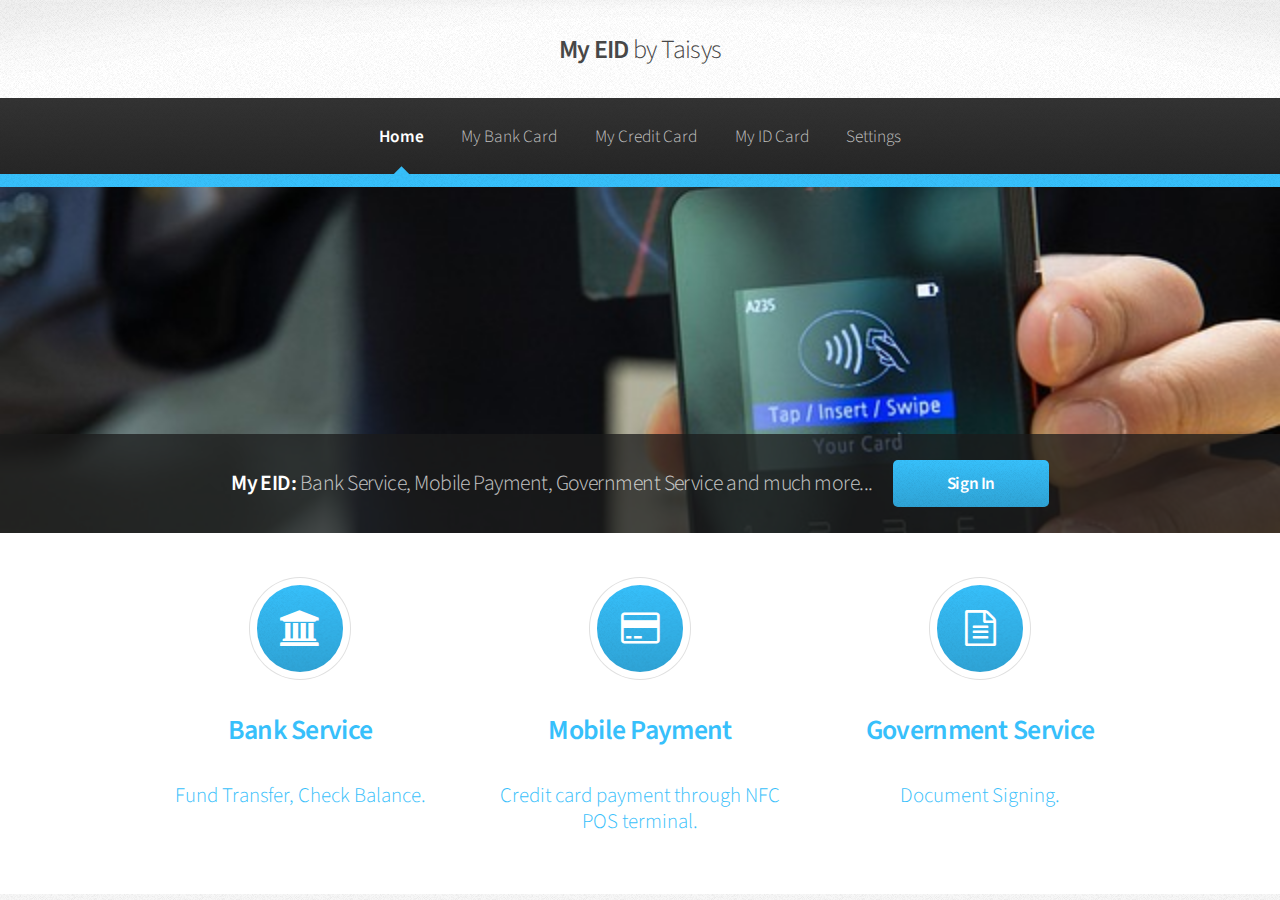
<file: platforms/browser/www/index.html>
<!DOCTYPE HTML>
<!--
	Arcana by HTML5 UP
	html5up.net | @ajlkn
	Free for personal and commercial use under the CCA 3.0 license (html5up.net/license)
-->
<html>
	<head>
		<title>My EID</title>
		<meta charset="utf-8" />
		<meta name="viewport" content="width=device-width, initial-scale=1" />
		<!--[if lte IE 8]><script src="assets/js/ie/html5shiv.js"></script><![endif]-->
		<link rel="stylesheet" href="assets/css/main.css" />
		<!--[if lte IE 8]><link rel="stylesheet" href="assets/css/ie8.css" /><![endif]-->
		<!--[if lte IE 9]><link rel="stylesheet" href="assets/css/ie9.css" /><![endif]-->
	</head>
	<body>
		<div id="page-wrapper">

			<!-- Header -->
				<div id="header">

					<!-- Logo -->
						<h1><a href="index.html" id="logo">My EID <em>by Taisys</em></a></h1>

					<!-- Nav -->
						<nav id="nav">
							<ul>
								<li class="current"><a href="index.html">Home</a></li>
								<li><a href="myBankCard.html">My Bank Card</a></li>
								<li><a href="myCreditCard.html">My Credit Card</a></li>
								<li><a href="myIdCard.html">My ID Card</a></li>
								<li>
									<a href="#">Settings</a>
									<ul>
										<li><a href="changePinCode.html">Change PIN Code</a></li>
										<li><a href="fingerprint.html">My Fingerprint</a></li>
									</ul>
								</li>
							</ul>
						</nav>

				</div>

			<!-- Banner -->
				<section id="banner">
					<header>
						<h2>My EID: <em>Bank Service, Mobile Payment, Government Service and much more...</em></h2>
						<a id="btnSignIn" href="signIn.html" class="button" style="display:none;">Sign In</a>
						<a id="btnStartUse" href="#" class="button" onclick="startUse();" style="display:none;">Start</a>
					</header>
				</section>

			<!-- Highlights -->
				<section class="wrapper style1">
					<div id="mainContainer" class="container"><div class="row 200%" style="display:none;"><p></p></div></div>
					<div class="container">
						<div class="row 200%">
							<section class="4u 12u(narrower)">
								<a href="myBankService.html">
									<div class="box highlight">
										<i class="icon major fa-bank"></i>
										<h3 style="font-size:1.6em;">Bank Service</h3>
										<p style="font-size:1.2em;">Fund Transfer, Check Balance.</p>
									</div>
								</a>
							</section>
							<section class="4u 12u(narrower)">
								<a href="myPaymentService.html">
									<div class="box highlight">
										<i class="icon major fa-credit-card"></i>
										<h3 style="font-size:1.6em;">Mobile Payment</h3>
										<p style="font-size:1.2em;">Credit card payment through NFC POS terminal.</p>
									</div>
								</a>
							</section>
							<section class="4u 12u(narrower)">
								<a href="myGovernmentService.html">
									<div class="box highlight">
										<i class="icon major fa-file-text-o"></i>
										<h3 style="font-size:1.6em;">Government Service</h3>
										<p style="font-size:1.2em;">Document Signing.</p>
									</div>
								</a>
							</section>
						</div>
					</div>
				</section>


		</div>

		<!-- Scripts -->
			<script src="assets/js/jquery.min.js"></script>
			<script src="assets/js/jquery.dropotron.min.js"></script>
			<script src="assets/js/skel.min.js"></script>
			<script src="assets/js/util.js"></script>
			<!--[if lte IE 8]><script src="assets/js/ie/respond.min.js"></script><![endif]-->
			<script src="assets/js/main.js"></script>

	</body>
</html>

<script type="text/javascript" src="cordova.js"></script>
<script type="text/javascript" src="js/utility.js"></script>
<script type="text/javascript" src="js/jquery.blockUI.js"></script><!--JQuery BlockUI�A�аѦ�http://www.malsup.com/jquery/block/ -->

<script>

	$(function() {
		var sPhoneNumber = "";
		sPhoneNumber = localStorage.getItem('myPhoneNumber');
		if (beEmpty(sPhoneNumber)){
			$('#btnSignIn').show();
			$('#btnStartUse').hide();
		}else{
			$('#btnSignIn').hide();
			$('#btnStartUse').show();
		}
	});
</script>

<script>
	function startUse(){
		$('html, body').animate({
			scrollTop: $("#mainContainer").offset().top
		}, 1000);
	}
</script>
</file>
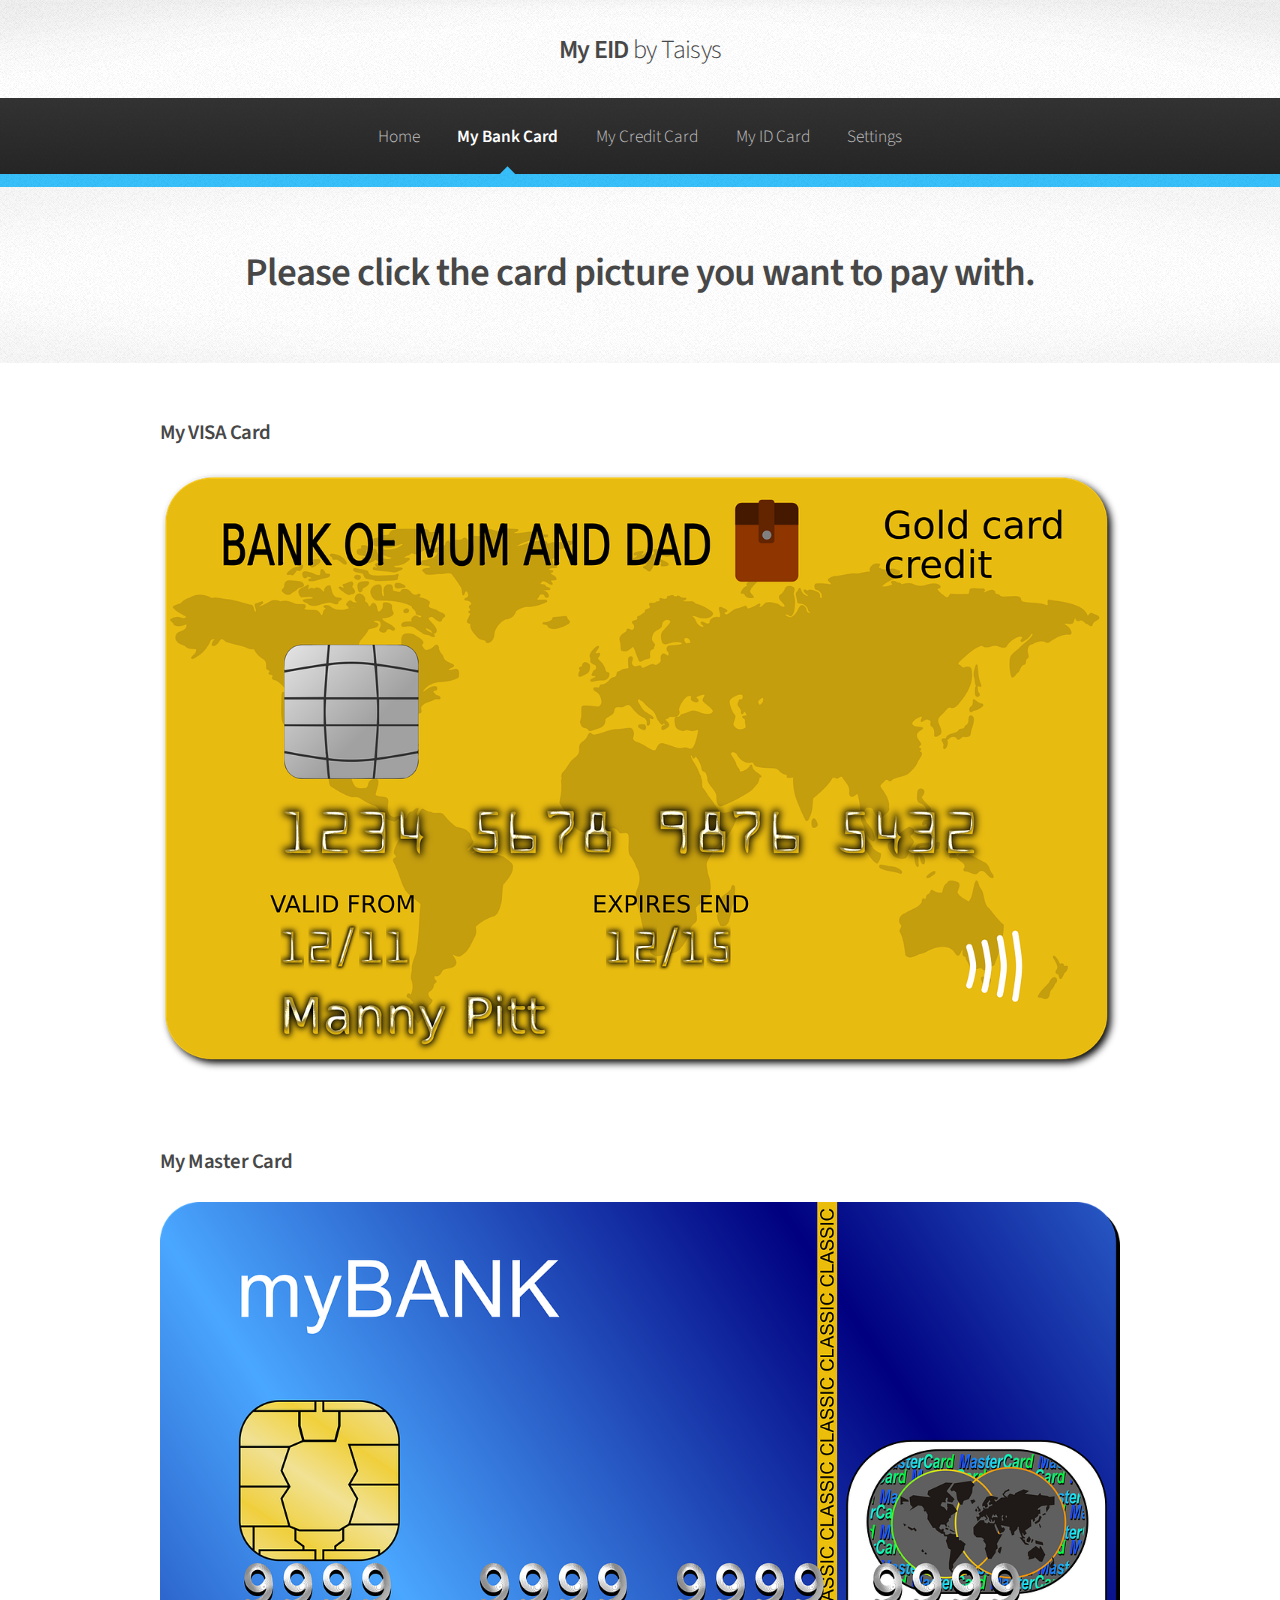
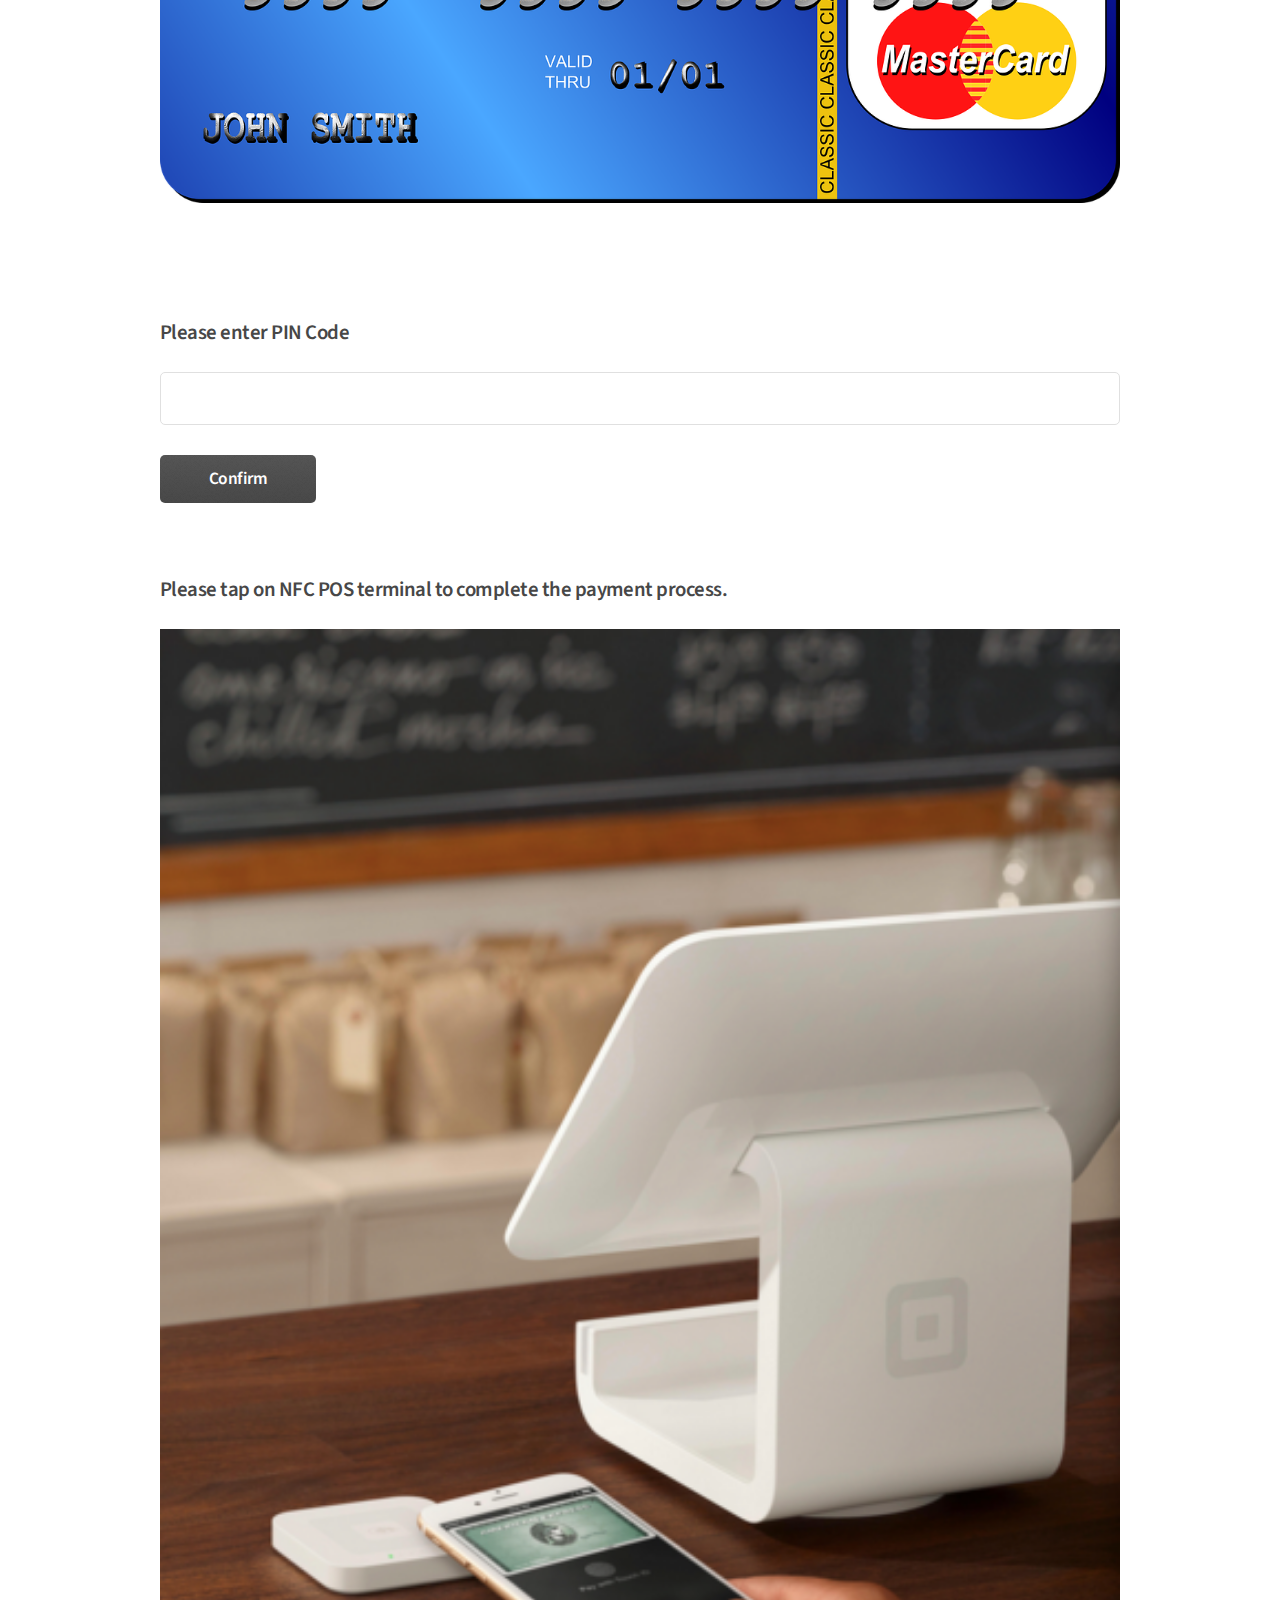
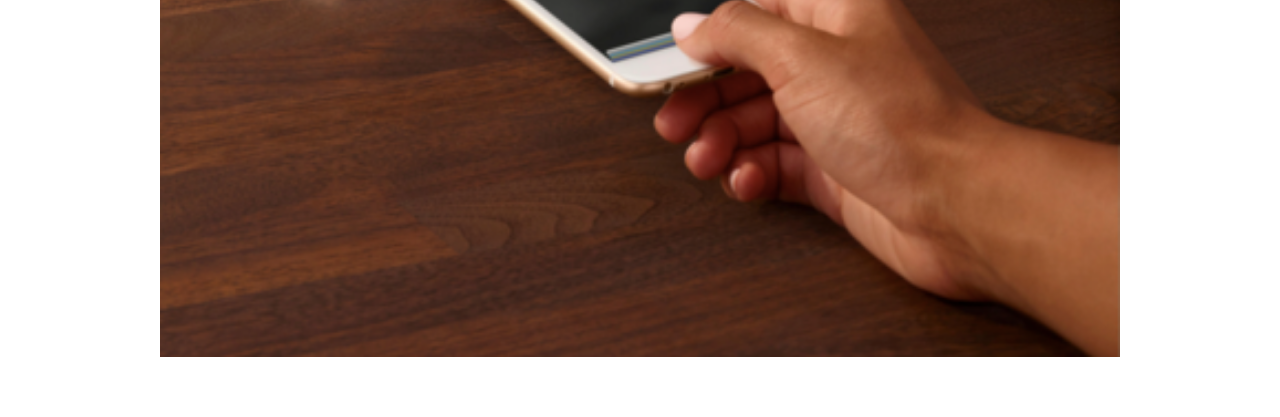
<file: platforms/browser/www/myPaymentService.html>
<!DOCTYPE HTML>
<!--
	Arcana by HTML5 UP
	html5up.net | @ajlkn
	Free for personal and commercial use under the CCA 3.0 license (html5up.net/license)
-->
<html>
	<head>
		<title>My EID</title>
		<meta charset="utf-8" />
		<meta name="viewport" content="width=device-width, initial-scale=1" />
		<!--[if lte IE 8]><script src="assets/js/ie/html5shiv.js"></script><![endif]-->
		<link rel="stylesheet" href="assets/css/main.css" />
		<!--[if lte IE 8]><link rel="stylesheet" href="assets/css/ie8.css" /><![endif]-->
		<!--[if lte IE 9]><link rel="stylesheet" href="assets/css/ie9.css" /><![endif]-->
	</head>
	<body>
		<div id="page-wrapper">

			<!-- Header -->
				<div id="header">

					<!-- Logo -->
						<h1><a href="index.html" id="logo">My EID <em>by Taisys</em></a></h1>

					<!-- Nav -->
						<nav id="nav">
							<ul>
								<li><a href="index.html">Home</a></li>
								<li class="current"><a href="myBankCard.html">My Bank Card</a></li>
								<li><a href="myCreditCard.html">My Credit Card</a></li>
								<li><a href="myIdCard.html">My ID Card</a></li>
								<li>
									<a href="#">Settings</a>
									<ul>
										<li><a href="changePinCode.html">Change PIN Code</a></li>
										<li><a href="fingerprint.html">My Fingerprint</a></li>
									</ul>
								</li>
							</ul>
						</nav>

				</div>

			<!-- Gigantic Heading -->
				<section class="wrapper style2">
					<div class="container">
						<header class="major">
							<h2>Please click the card picture you want to pay with.</h2>
						</header>
					</div>
				</section>

			<!-- Posts -->
				<section id="secSelectCard" class="wrapper style1">
					<div class="container">
						<div class="row">
							<section class="12u">
								<div class="box post">
									<div class="row">
										<h3>My VISA Card</h3>
									</div>
									<!--<a href="#" class="image left" style="width:100%"><img src="images/creditcard01.png" alt="" /></a>-->
									<img style="width:100%;" src="images/creditcard01.png" alt="" />
								</div>
							</section>
							<section class="12u">
								<div class="box post">
									<div class="row">
										<h3>My Master Card</h3>
									</div>
									<img style="width:100%" src="images/creditcard02.png" alt="" />
								</div>
							</section>
						</div>
					</div>
				</section>

			<!-- Posts -->
				<section id="secInputPINCode" class="wrapper style1">
					<div class="container">
						<h3>Please enter PIN Code</h3>
						<form>
							<div class="row">
								<div class="12u">
									<input type="password" name="myPin" id="myPin" />
								</div>
							</div>
							<div class="row">
								<div class="12u">
									<ul class="actions">
										<li><input type="submit" class="button alt" value="Confirm" /></li>
									</ul>
								</div>
							</div>
						</form>
					</div>
				</section>

			<!-- Posts -->
				<section id="secTapNFCReader" class="wrapper style1">
					<div class="container">
						<div class="row">
							<section class="12u">
								<div class="box post">
									<div class="row">
										<h3>Please tap on NFC POS terminal to complete the payment process.</h3>
									</div>
									<img style="width:100%;" src="images/NFCpayment.png" alt="" onclick="doNFCPayment();" />
								</div>
							</section>
						</div>
					</div>
				</section>


		</div>

		<!-- Scripts -->
			<script src="assets/js/jquery.min.js"></script>
			<script src="assets/js/jquery.dropotron.min.js"></script>
			<script src="assets/js/skel.min.js"></script>
			<script src="assets/js/util.js"></script>
			<!--[if lte IE 8]><script src="assets/js/ie/respond.min.js"></script><![endif]-->
			<script src="assets/js/main.js"></script>

	</body>
</html>

<script type="text/javascript" src="cordova.js"></script>
<script type="text/javascript" src="js/utility.js"></script>
<script type="text/javascript" src="js/jquery.blockUI.js"></script><!--JQuery BlockUI�A�аѦ�http://www.malsup.com/jquery/block/ -->
<script type="text/javascript" src="js/nfchce.js"></script><!--��NFCŪ�d��Ū�����������HCE�d��-->

<script>

	$(function() {
		app.initialize();
		var sPhoneNumber = "";
		sPhoneNumber = localStorage.getItem('myPhoneNumber');
		if (beEmpty(sPhoneNumber)){
		}else{
		}
	});
	
	function doNFCPayment(){
		alert("try to do payment");
		/*
		hce.registerCommandCallback(onCommand);
		
		var onCommand = function(command) {
			alert("oncommand");
			var commandAsBytes = new Uint8Array(command);
			var commandAsString = hce.util.byteArrayToHexString(commandAsBytes);
			
			var sResponse = "900001";
			var commandResponse = hexStringToByteArray(sResponse);
			
			// send the response
			hce.sendReponse(commandResponse);
		}
		*/
	}
</script>
</file>
<file: platforms/browser/www/assets/css/ie8.css>
/*
	Arcana by HTML5 UP
	html5up.net | @ajlkn
	Free for personal and commercial use under the CCA 3.0 license (html5up.net/license)
*/

/* Form */

	input[type="text"],
	input[type="password"],
	input[type="email"],
	textarea {
		position: relative;
		-ms-behavior: url("assets/js/ie/PIE.htc");
	}

/* Image */

	.image {
		-ms-behavior: url("assets/js/ie/PIE.htc");
	}

		.image img {
			position: relative;
			-ms-behavior: url("assets/js/ie/PIE.htc");
		}

/* Icon */

	.icon.major {
		position: relative;
		-ms-behavior: url("assets/js/ie/PIE.htc");
	}

/* Button */

	input[type="submit"],
	input[type="reset"],
	input[type="button"],
	.button {
		position: relative;
		-ms-behavior: url("assets/js/ie/PIE.htc");
	}

/* Box */

	.box.post .inner {
		margin-left: 35%;
	}

/* Dropotron */

	.dropotron {
		-ms-behavior: url("assets/js/ie/PIE.htc");
	}

/* Banner */

	#banner {
		-ms-behavior: url("assets/js/ie/backgroundsize.min.htc");
	}

/* Wrapper */

	.wrapper.style2 {
		background: #fdfdfd url("images/bg01.png");
	}
</file>
<file: platforms/browser/www/assets/css/ie9.css>
/*
	Arcana by HTML5 UP
	html5up.net | @ajlkn
	Free for personal and commercial use under the CCA 3.0 license (html5up.net/license)
*/

/* Header */

	#nav > ul > li.current:before {
		display: none;
	}
</file>
<file: platforms/browser/www/assets/css/main.css>
@import url("font-awesome.min.css");
@import url("https://fonts.googleapis.com/css?family=Source+Sans+Pro:300,300italic,600,600italic");

/*
	Arcana by HTML5 UP
	html5up.net | @ajlkn
	Free for personal and commercial use under the CCA 3.0 license (html5up.net/license)
*/

/* Reset */

	html, body, div, span, applet, object, iframe, h1, h2, h3, h4, h5, h6, p, blockquote, pre, a, abbr, acronym, address, big, cite, code, del, dfn, em, img, ins, kbd, q, s, samp, small, strike, strong, sub, sup, tt, var, b, u, i, center, dl, dt, dd, ol, ul, li, fieldset, form, label, legend, table, caption, tbody, tfoot, thead, tr, th, td, article, aside, canvas, details, embed, figure, figcaption, footer, header, hgroup, menu, nav, output, ruby, section, summary, time, mark, audio, video {
		margin: 0;
		padding: 0;
		border: 0;
		font-size: 100%;
		font: inherit;
		vertical-align: baseline;
	}

	article, aside, details, figcaption, figure, footer, header, hgroup, menu, nav, section {
		display: block;
	}

	body {
		line-height: 1;
	}

	ol, ul {
		list-style: none;
	}

	blockquote, q {
		quotes: none;
	}

	blockquote:before, blockquote:after, q:before, q:after {
		content: '';
		content: none;
	}

	table {
		border-collapse: collapse;
		border-spacing: 0;
	}

	body {
		-webkit-text-size-adjust: none;
	}

/* Box Model */

	*, *:before, *:after {
		-moz-box-sizing: border-box;
		-webkit-box-sizing: border-box;
		box-sizing: border-box;
	}

/* Containers */

	.container {
		margin-left: auto;
		margin-right: auto;
	}

	.container.\31 25\25 {
		width: 100%;
		max-width: 1750px;
		min-width: 1400px;
	}

	.container.\37 5\25 {
		width: 1050px;
	}

	.container.\35 0\25 {
		width: 700px;
	}

	.container.\32 5\25 {
		width: 350px;
	}

	.container {
		width: 1400px;
	}

	@media screen and (max-width: 1680px) {

		.container.\31 25\25 {
			width: 100%;
			max-width: 1500px;
			min-width: 1200px;
		}

		.container.\37 5\25 {
			width: 900px;
		}

		.container.\35 0\25 {
			width: 600px;
		}

		.container.\32 5\25 {
			width: 300px;
		}

		.container {
			width: 1200px;
		}

	}

	@media screen and (max-width: 1280px) {

		.container.\31 25\25 {
			width: 100%;
			max-width: 1200px;
			min-width: 960px;
		}

		.container.\37 5\25 {
			width: 720px;
		}

		.container.\35 0\25 {
			width: 480px;
		}

		.container.\32 5\25 {
			width: 240px;
		}

		.container {
			width: 960px;
		}

	}

	@media screen and (max-width: 980px) {

		.container.\31 25\25 {
			width: 100%;
			max-width: 118.75%;
			min-width: 95%;
		}

		.container.\37 5\25 {
			width: 71.25%;
		}

		.container.\35 0\25 {
			width: 47.5%;
		}

		.container.\32 5\25 {
			width: 23.75%;
		}

		.container {
			width: 95%;
		}

	}

	@media screen and (max-width: 840px) {

		.container.\31 25\25 {
			width: 100%;
			max-width: 118.75%;
			min-width: 95%;
		}

		.container.\37 5\25 {
			width: 71.25%;
		}

		.container.\35 0\25 {
			width: 47.5%;
		}

		.container.\32 5\25 {
			width: 23.75%;
		}

		.container {
			width: 95% !important;
		}

	}

	@media screen and (max-width: 736px) {

		.container.\31 25\25 {
			width: 100%;
			max-width: 112.5%;
			min-width: 90%;
		}

		.container.\37 5\25 {
			width: 67.5%;
		}

		.container.\35 0\25 {
			width: 45%;
		}

		.container.\32 5\25 {
			width: 22.5%;
		}

		.container {
			width: 90% !important;
		}

	}

	@media screen and (max-width: 480px) {

		.container.\31 25\25 {
			width: 100%;
			max-width: 125%;
			min-width: 100%;
		}

		.container.\37 5\25 {
			width: 75%;
		}

		.container.\35 0\25 {
			width: 50%;
		}

		.container.\32 5\25 {
			width: 25%;
		}

		.container {
			width: 100% !important;
		}

	}

/* Grid */

	.row {
		border-bottom: solid 1px transparent;
		-moz-box-sizing: border-box;
		-webkit-box-sizing: border-box;
		box-sizing: border-box;
	}

	.row > * {
		float: left;
		-moz-box-sizing: border-box;
		-webkit-box-sizing: border-box;
		box-sizing: border-box;
	}

	.row:after, .row:before {
		content: '';
		display: block;
		clear: both;
		height: 0;
	}

	.row.uniform > * > :first-child {
		margin-top: 0;
	}

	.row.uniform > * > :last-child {
		margin-bottom: 0;
	}

	.row.\30 \25 > * {
		padding: 0px 0 0 0px;
	}

	.row.\30 \25 {
		margin: 0px 0 -1px 0px;
	}

	.row.uniform.\30 \25 > * {
		padding: 0px 0 0 0px;
	}

	.row.uniform.\30 \25 {
		margin: 0px 0 -1px 0px;
	}

	.row > * {
		padding: 50px 0 0 50px;
	}

	.row {
		margin: -50px 0 -1px -50px;
	}

	.row.uniform > * {
		padding: 50px 0 0 50px;
	}

	.row.uniform {
		margin: -50px 0 -1px -50px;
	}

	.row.\32 00\25 > * {
		padding: 100px 0 0 100px;
	}

	.row.\32 00\25 {
		margin: -100px 0 -1px -100px;
	}

	.row.uniform.\32 00\25 > * {
		padding: 100px 0 0 100px;
	}

	.row.uniform.\32 00\25 {
		margin: -100px 0 -1px -100px;
	}

	.row.\31 50\25 > * {
		padding: 75px 0 0 75px;
	}

	.row.\31 50\25 {
		margin: -75px 0 -1px -75px;
	}

	.row.uniform.\31 50\25 > * {
		padding: 75px 0 0 75px;
	}

	.row.uniform.\31 50\25 {
		margin: -75px 0 -1px -75px;
	}

	.row.\35 0\25 > * {
		padding: 25px 0 0 25px;
	}

	.row.\35 0\25 {
		margin: -25px 0 -1px -25px;
	}

	.row.uniform.\35 0\25 > * {
		padding: 25px 0 0 25px;
	}

	.row.uniform.\35 0\25 {
		margin: -25px 0 -1px -25px;
	}

	.row.\32 5\25 > * {
		padding: 12.5px 0 0 12.5px;
	}

	.row.\32 5\25 {
		margin: -12.5px 0 -1px -12.5px;
	}

	.row.uniform.\32 5\25 > * {
		padding: 12.5px 0 0 12.5px;
	}

	.row.uniform.\32 5\25 {
		margin: -12.5px 0 -1px -12.5px;
	}

	.\31 2u, .\31 2u\24 {
		width: 100%;
		clear: none;
		margin-left: 0;
	}

	.\31 1u, .\31 1u\24 {
		width: 91.6666666667%;
		clear: none;
		margin-left: 0;
	}

	.\31 0u, .\31 0u\24 {
		width: 83.3333333333%;
		clear: none;
		margin-left: 0;
	}

	.\39 u, .\39 u\24 {
		width: 75%;
		clear: none;
		margin-left: 0;
	}

	.\38 u, .\38 u\24 {
		width: 66.6666666667%;
		clear: none;
		margin-left: 0;
	}

	.\37 u, .\37 u\24 {
		width: 58.3333333333%;
		clear: none;
		margin-left: 0;
	}

	.\36 u, .\36 u\24 {
		width: 50%;
		clear: none;
		margin-left: 0;
	}

	.\35 u, .\35 u\24 {
		width: 41.6666666667%;
		clear: none;
		margin-left: 0;
	}

	.\34 u, .\34 u\24 {
		width: 33.3333333333%;
		clear: none;
		margin-left: 0;
	}

	.\33 u, .\33 u\24 {
		width: 25%;
		clear: none;
		margin-left: 0;
	}

	.\32 u, .\32 u\24 {
		width: 16.6666666667%;
		clear: none;
		margin-left: 0;
	}

	.\31 u, .\31 u\24 {
		width: 8.3333333333%;
		clear: none;
		margin-left: 0;
	}

	.\31 2u\24 + *,
	.\31 1u\24 + *,
	.\31 0u\24 + *,
	.\39 u\24 + *,
	.\38 u\24 + *,
	.\37 u\24 + *,
	.\36 u\24 + *,
	.\35 u\24 + *,
	.\34 u\24 + *,
	.\33 u\24 + *,
	.\32 u\24 + *,
	.\31 u\24 + * {
		clear: left;
	}

	.\-11u {
		margin-left: 91.66667%;
	}

	.\-10u {
		margin-left: 83.33333%;
	}

	.\-9u {
		margin-left: 75%;
	}

	.\-8u {
		margin-left: 66.66667%;
	}

	.\-7u {
		margin-left: 58.33333%;
	}

	.\-6u {
		margin-left: 50%;
	}

	.\-5u {
		margin-left: 41.66667%;
	}

	.\-4u {
		margin-left: 33.33333%;
	}

	.\-3u {
		margin-left: 25%;
	}

	.\-2u {
		margin-left: 16.66667%;
	}

	.\-1u {
		margin-left: 8.33333%;
	}

	@media screen and (max-width: 1680px) {

		.row > * {
			padding: 40px 0 0 40px;
		}

		.row {
			margin: -40px 0 -1px -40px;
		}

		.row.uniform > * {
			padding: 40px 0 0 40px;
		}

		.row.uniform {
			margin: -40px 0 -1px -40px;
		}

		.row.\32 00\25 > * {
			padding: 80px 0 0 80px;
		}

		.row.\32 00\25 {
			margin: -80px 0 -1px -80px;
		}

		.row.uniform.\32 00\25 > * {
			padding: 80px 0 0 80px;
		}

		.row.uniform.\32 00\25 {
			margin: -80px 0 -1px -80px;
		}

		.row.\31 50\25 > * {
			padding: 60px 0 0 60px;
		}

		.row.\31 50\25 {
			margin: -60px 0 -1px -60px;
		}

		.row.uniform.\31 50\25 > * {
			padding: 60px 0 0 60px;
		}

		.row.uniform.\31 50\25 {
			margin: -60px 0 -1px -60px;
		}

		.row.\35 0\25 > * {
			padding: 20px 0 0 20px;
		}

		.row.\35 0\25 {
			margin: -20px 0 -1px -20px;
		}

		.row.uniform.\35 0\25 > * {
			padding: 20px 0 0 20px;
		}

		.row.uniform.\35 0\25 {
			margin: -20px 0 -1px -20px;
		}

		.row.\32 5\25 > * {
			padding: 10px 0 0 10px;
		}

		.row.\32 5\25 {
			margin: -10px 0 -1px -10px;
		}

		.row.uniform.\32 5\25 > * {
			padding: 10px 0 0 10px;
		}

		.row.uniform.\32 5\25 {
			margin: -10px 0 -1px -10px;
		}

		.\31 2u\28wide\29, .\31 2u\24\28wide\29 {
			width: 100%;
			clear: none;
			margin-left: 0;
		}

		.\31 1u\28wide\29, .\31 1u\24\28wide\29 {
			width: 91.6666666667%;
			clear: none;
			margin-left: 0;
		}

		.\31 0u\28wide\29, .\31 0u\24\28wide\29 {
			width: 83.3333333333%;
			clear: none;
			margin-left: 0;
		}

		.\39 u\28wide\29, .\39 u\24\28wide\29 {
			width: 75%;
			clear: none;
			margin-left: 0;
		}

		.\38 u\28wide\29, .\38 u\24\28wide\29 {
			width: 66.6666666667%;
			clear: none;
			margin-left: 0;
		}

		.\37 u\28wide\29, .\37 u\24\28wide\29 {
			width: 58.3333333333%;
			clear: none;
			margin-left: 0;
		}

		.\36 u\28wide\29, .\36 u\24\28wide\29 {
			width: 50%;
			clear: none;
			margin-left: 0;
		}

		.\35 u\28wide\29, .\35 u\24\28wide\29 {
			width: 41.6666666667%;
			clear: none;
			margin-left: 0;
		}

		.\34 u\28wide\29, .\34 u\24\28wide\29 {
			width: 33.3333333333%;
			clear: none;
			margin-left: 0;
		}

		.\33 u\28wide\29, .\33 u\24\28wide\29 {
			width: 25%;
			clear: none;
			margin-left: 0;
		}

		.\32 u\28wide\29, .\32 u\24\28wide\29 {
			width: 16.6666666667%;
			clear: none;
			margin-left: 0;
		}

		.\31 u\28wide\29, .\31 u\24\28wide\29 {
			width: 8.3333333333%;
			clear: none;
			margin-left: 0;
		}

		.\31 2u\24\28wide\29 + *,
		.\31 1u\24\28wide\29 + *,
		.\31 0u\24\28wide\29 + *,
		.\39 u\24\28wide\29 + *,
		.\38 u\24\28wide\29 + *,
		.\37 u\24\28wide\29 + *,
		.\36 u\24\28wide\29 + *,
		.\35 u\24\28wide\29 + *,
		.\34 u\24\28wide\29 + *,
		.\33 u\24\28wide\29 + *,
		.\32 u\24\28wide\29 + *,
		.\31 u\24\28wide\29 + * {
			clear: left;
		}

		.\-11u\28wide\29 {
			margin-left: 91.66667%;
		}

		.\-10u\28wide\29 {
			margin-left: 83.33333%;
		}

		.\-9u\28wide\29 {
			margin-left: 75%;
		}

		.\-8u\28wide\29 {
			margin-left: 66.66667%;
		}

		.\-7u\28wide\29 {
			margin-left: 58.33333%;
		}

		.\-6u\28wide\29 {
			margin-left: 50%;
		}

		.\-5u\28wide\29 {
			margin-left: 41.66667%;
		}

		.\-4u\28wide\29 {
			margin-left: 33.33333%;
		}

		.\-3u\28wide\29 {
			margin-left: 25%;
		}

		.\-2u\28wide\29 {
			margin-left: 16.66667%;
		}

		.\-1u\28wide\29 {
			margin-left: 8.33333%;
		}

	}

	@media screen and (max-width: 1280px) {

		.row > * {
			padding: 30px 0 0 30px;
		}

		.row {
			margin: -30px 0 -1px -30px;
		}

		.row.uniform > * {
			padding: 30px 0 0 30px;
		}

		.row.uniform {
			margin: -30px 0 -1px -30px;
		}

		.row.\32 00\25 > * {
			padding: 60px 0 0 60px;
		}

		.row.\32 00\25 {
			margin: -60px 0 -1px -60px;
		}

		.row.uniform.\32 00\25 > * {
			padding: 60px 0 0 60px;
		}

		.row.uniform.\32 00\25 {
			margin: -60px 0 -1px -60px;
		}

		.row.\31 50\25 > * {
			padding: 45px 0 0 45px;
		}

		.row.\31 50\25 {
			margin: -45px 0 -1px -45px;
		}

		.row.uniform.\31 50\25 > * {
			padding: 45px 0 0 45px;
		}

		.row.uniform.\31 50\25 {
			margin: -45px 0 -1px -45px;
		}

		.row.\35 0\25 > * {
			padding: 15px 0 0 15px;
		}

		.row.\35 0\25 {
			margin: -15px 0 -1px -15px;
		}

		.row.uniform.\35 0\25 > * {
			padding: 15px 0 0 15px;
		}

		.row.uniform.\35 0\25 {
			margin: -15px 0 -1px -15px;
		}

		.row.\32 5\25 > * {
			padding: 7.5px 0 0 7.5px;
		}

		.row.\32 5\25 {
			margin: -7.5px 0 -1px -7.5px;
		}

		.row.uniform.\32 5\25 > * {
			padding: 7.5px 0 0 7.5px;
		}

		.row.uniform.\32 5\25 {
			margin: -7.5px 0 -1px -7.5px;
		}

		.\31 2u\28normal\29, .\31 2u\24\28normal\29 {
			width: 100%;
			clear: none;
			margin-left: 0;
		}

		.\31 1u\28normal\29, .\31 1u\24\28normal\29 {
			width: 91.6666666667%;
			clear: none;
			margin-left: 0;
		}

		.\31 0u\28normal\29, .\31 0u\24\28normal\29 {
			width: 83.3333333333%;
			clear: none;
			margin-left: 0;
		}

		.\39 u\28normal\29, .\39 u\24\28normal\29 {
			width: 75%;
			clear: none;
			margin-left: 0;
		}

		.\38 u\28normal\29, .\38 u\24\28normal\29 {
			width: 66.6666666667%;
			clear: none;
			margin-left: 0;
		}

		.\37 u\28normal\29, .\37 u\24\28normal\29 {
			width: 58.3333333333%;
			clear: none;
			margin-left: 0;
		}

		.\36 u\28normal\29, .\36 u\24\28normal\29 {
			width: 50%;
			clear: none;
			margin-left: 0;
		}

		.\35 u\28normal\29, .\35 u\24\28normal\29 {
			width: 41.6666666667%;
			clear: none;
			margin-left: 0;
		}

		.\34 u\28normal\29, .\34 u\24\28normal\29 {
			width: 33.3333333333%;
			clear: none;
			margin-left: 0;
		}

		.\33 u\28normal\29, .\33 u\24\28normal\29 {
			width: 25%;
			clear: none;
			margin-left: 0;
		}

		.\32 u\28normal\29, .\32 u\24\28normal\29 {
			width: 16.6666666667%;
			clear: none;
			margin-left: 0;
		}

		.\31 u\28normal\29, .\31 u\24\28normal\29 {
			width: 8.3333333333%;
			clear: none;
			margin-left: 0;
		}

		.\31 2u\24\28normal\29 + *,
		.\31 1u\24\28normal\29 + *,
		.\31 0u\24\28normal\29 + *,
		.\39 u\24\28normal\29 + *,
		.\38 u\24\28normal\29 + *,
		.\37 u\24\28normal\29 + *,
		.\36 u\24\28normal\29 + *,
		.\35 u\24\28normal\29 + *,
		.\34 u\24\28normal\29 + *,
		.\33 u\24\28normal\29 + *,
		.\32 u\24\28normal\29 + *,
		.\31 u\24\28normal\29 + * {
			clear: left;
		}

		.\-11u\28normal\29 {
			margin-left: 91.66667%;
		}

		.\-10u\28normal\29 {
			margin-left: 83.33333%;
		}

		.\-9u\28normal\29 {
			margin-left: 75%;
		}

		.\-8u\28normal\29 {
			margin-left: 66.66667%;
		}

		.\-7u\28normal\29 {
			margin-left: 58.33333%;
		}

		.\-6u\28normal\29 {
			margin-left: 50%;
		}

		.\-5u\28normal\29 {
			margin-left: 41.66667%;
		}

		.\-4u\28normal\29 {
			margin-left: 33.33333%;
		}

		.\-3u\28normal\29 {
			margin-left: 25%;
		}

		.\-2u\28normal\29 {
			margin-left: 16.66667%;
		}

		.\-1u\28normal\29 {
			margin-left: 8.33333%;
		}

	}

	@media screen and (max-width: 980px) {

		.row > * {
			padding: 30px 0 0 30px;
		}

		.row {
			margin: -30px 0 -1px -30px;
		}

		.row.uniform > * {
			padding: 30px 0 0 30px;
		}

		.row.uniform {
			margin: -30px 0 -1px -30px;
		}

		.row.\32 00\25 > * {
			padding: 60px 0 0 60px;
		}

		.row.\32 00\25 {
			margin: -60px 0 -1px -60px;
		}

		.row.uniform.\32 00\25 > * {
			padding: 60px 0 0 60px;
		}

		.row.uniform.\32 00\25 {
			margin: -60px 0 -1px -60px;
		}

		.row.\31 50\25 > * {
			padding: 45px 0 0 45px;
		}

		.row.\31 50\25 {
			margin: -45px 0 -1px -45px;
		}

		.row.uniform.\31 50\25 > * {
			padding: 45px 0 0 45px;
		}

		.row.uniform.\31 50\25 {
			margin: -45px 0 -1px -45px;
		}

		.row.\35 0\25 > * {
			padding: 15px 0 0 15px;
		}

		.row.\35 0\25 {
			margin: -15px 0 -1px -15px;
		}

		.row.uniform.\35 0\25 > * {
			padding: 15px 0 0 15px;
		}

		.row.uniform.\35 0\25 {
			margin: -15px 0 -1px -15px;
		}

		.row.\32 5\25 > * {
			padding: 7.5px 0 0 7.5px;
		}

		.row.\32 5\25 {
			margin: -7.5px 0 -1px -7.5px;
		}

		.row.uniform.\32 5\25 > * {
			padding: 7.5px 0 0 7.5px;
		}

		.row.uniform.\32 5\25 {
			margin: -7.5px 0 -1px -7.5px;
		}

		.\31 2u\28narrow\29, .\31 2u\24\28narrow\29 {
			width: 100%;
			clear: none;
			margin-left: 0;
		}

		.\31 1u\28narrow\29, .\31 1u\24\28narrow\29 {
			width: 91.6666666667%;
			clear: none;
			margin-left: 0;
		}

		.\31 0u\28narrow\29, .\31 0u\24\28narrow\29 {
			width: 83.3333333333%;
			clear: none;
			margin-left: 0;
		}

		.\39 u\28narrow\29, .\39 u\24\28narrow\29 {
			width: 75%;
			clear: none;
			margin-left: 0;
		}

		.\38 u\28narrow\29, .\38 u\24\28narrow\29 {
			width: 66.6666666667%;
			clear: none;
			margin-left: 0;
		}

		.\37 u\28narrow\29, .\37 u\24\28narrow\29 {
			width: 58.3333333333%;
			clear: none;
			margin-left: 0;
		}

		.\36 u\28narrow\29, .\36 u\24\28narrow\29 {
			width: 50%;
			clear: none;
			margin-left: 0;
		}

		.\35 u\28narrow\29, .\35 u\24\28narrow\29 {
			width: 41.6666666667%;
			clear: none;
			margin-left: 0;
		}

		.\34 u\28narrow\29, .\34 u\24\28narrow\29 {
			width: 33.3333333333%;
			clear: none;
			margin-left: 0;
		}

		.\33 u\28narrow\29, .\33 u\24\28narrow\29 {
			width: 25%;
			clear: none;
			margin-left: 0;
		}

		.\32 u\28narrow\29, .\32 u\24\28narrow\29 {
			width: 16.6666666667%;
			clear: none;
			margin-left: 0;
		}

		.\31 u\28narrow\29, .\31 u\24\28narrow\29 {
			width: 8.3333333333%;
			clear: none;
			margin-left: 0;
		}

		.\31 2u\24\28narrow\29 + *,
		.\31 1u\24\28narrow\29 + *,
		.\31 0u\24\28narrow\29 + *,
		.\39 u\24\28narrow\29 + *,
		.\38 u\24\28narrow\29 + *,
		.\37 u\24\28narrow\29 + *,
		.\36 u\24\28narrow\29 + *,
		.\35 u\24\28narrow\29 + *,
		.\34 u\24\28narrow\29 + *,
		.\33 u\24\28narrow\29 + *,
		.\32 u\24\28narrow\29 + *,
		.\31 u\24\28narrow\29 + * {
			clear: left;
		}

		.\-11u\28narrow\29 {
			margin-left: 91.66667%;
		}

		.\-10u\28narrow\29 {
			margin-left: 83.33333%;
		}

		.\-9u\28narrow\29 {
			margin-left: 75%;
		}

		.\-8u\28narrow\29 {
			margin-left: 66.66667%;
		}

		.\-7u\28narrow\29 {
			margin-left: 58.33333%;
		}

		.\-6u\28narrow\29 {
			margin-left: 50%;
		}

		.\-5u\28narrow\29 {
			margin-left: 41.66667%;
		}

		.\-4u\28narrow\29 {
			margin-left: 33.33333%;
		}

		.\-3u\28narrow\29 {
			margin-left: 25%;
		}

		.\-2u\28narrow\29 {
			margin-left: 16.66667%;
		}

		.\-1u\28narrow\29 {
			margin-left: 8.33333%;
		}

	}

	@media screen and (max-width: 840px) {

		.row > * {
			padding: 30px 0 0 30px;
		}

		.row {
			margin: -30px 0 -1px -30px;
		}

		.row.uniform > * {
			padding: 30px 0 0 30px;
		}

		.row.uniform {
			margin: -30px 0 -1px -30px;
		}

		.row.\32 00\25 > * {
			padding: 60px 0 0 60px;
		}

		.row.\32 00\25 {
			margin: -60px 0 -1px -60px;
		}

		.row.uniform.\32 00\25 > * {
			padding: 60px 0 0 60px;
		}

		.row.uniform.\32 00\25 {
			margin: -60px 0 -1px -60px;
		}

		.row.\31 50\25 > * {
			padding: 45px 0 0 45px;
		}

		.row.\31 50\25 {
			margin: -45px 0 -1px -45px;
		}

		.row.uniform.\31 50\25 > * {
			padding: 45px 0 0 45px;
		}

		.row.uniform.\31 50\25 {
			margin: -45px 0 -1px -45px;
		}

		.row.\35 0\25 > * {
			padding: 15px 0 0 15px;
		}

		.row.\35 0\25 {
			margin: -15px 0 -1px -15px;
		}

		.row.uniform.\35 0\25 > * {
			padding: 15px 0 0 15px;
		}

		.row.uniform.\35 0\25 {
			margin: -15px 0 -1px -15px;
		}

		.row.\32 5\25 > * {
			padding: 7.5px 0 0 7.5px;
		}

		.row.\32 5\25 {
			margin: -7.5px 0 -1px -7.5px;
		}

		.row.uniform.\32 5\25 > * {
			padding: 7.5px 0 0 7.5px;
		}

		.row.uniform.\32 5\25 {
			margin: -7.5px 0 -1px -7.5px;
		}

		.\31 2u\28narrower\29, .\31 2u\24\28narrower\29 {
			width: 100%;
			clear: none;
			margin-left: 0;
		}

		.\31 1u\28narrower\29, .\31 1u\24\28narrower\29 {
			width: 91.6666666667%;
			clear: none;
			margin-left: 0;
		}

		.\31 0u\28narrower\29, .\31 0u\24\28narrower\29 {
			width: 83.3333333333%;
			clear: none;
			margin-left: 0;
		}

		.\39 u\28narrower\29, .\39 u\24\28narrower\29 {
			width: 75%;
			clear: none;
			margin-left: 0;
		}

		.\38 u\28narrower\29, .\38 u\24\28narrower\29 {
			width: 66.6666666667%;
			clear: none;
			margin-left: 0;
		}

		.\37 u\28narrower\29, .\37 u\24\28narrower\29 {
			width: 58.3333333333%;
			clear: none;
			margin-left: 0;
		}

		.\36 u\28narrower\29, .\36 u\24\28narrower\29 {
			width: 50%;
			clear: none;
			margin-left: 0;
		}

		.\35 u\28narrower\29, .\35 u\24\28narrower\29 {
			width: 41.6666666667%;
			clear: none;
			margin-left: 0;
		}

		.\34 u\28narrower\29, .\34 u\24\28narrower\29 {
			width: 33.3333333333%;
			clear: none;
			margin-left: 0;
		}

		.\33 u\28narrower\29, .\33 u\24\28narrower\29 {
			width: 25%;
			clear: none;
			margin-left: 0;
		}

		.\32 u\28narrower\29, .\32 u\24\28narrower\29 {
			width: 16.6666666667%;
			clear: none;
			margin-left: 0;
		}

		.\31 u\28narrower\29, .\31 u\24\28narrower\29 {
			width: 8.3333333333%;
			clear: none;
			margin-left: 0;
		}

		.\31 2u\24\28narrower\29 + *,
		.\31 1u\24\28narrower\29 + *,
		.\31 0u\24\28narrower\29 + *,
		.\39 u\24\28narrower\29 + *,
		.\38 u\24\28narrower\29 + *,
		.\37 u\24\28narrower\29 + *,
		.\36 u\24\28narrower\29 + *,
		.\35 u\24\28narrower\29 + *,
		.\34 u\24\28narrower\29 + *,
		.\33 u\24\28narrower\29 + *,
		.\32 u\24\28narrower\29 + *,
		.\31 u\24\28narrower\29 + * {
			clear: left;
		}

		.\-11u\28narrower\29 {
			margin-left: 91.66667%;
		}

		.\-10u\28narrower\29 {
			margin-left: 83.33333%;
		}

		.\-9u\28narrower\29 {
			margin-left: 75%;
		}

		.\-8u\28narrower\29 {
			margin-left: 66.66667%;
		}

		.\-7u\28narrower\29 {
			margin-left: 58.33333%;
		}

		.\-6u\28narrower\29 {
			margin-left: 50%;
		}

		.\-5u\28narrower\29 {
			margin-left: 41.66667%;
		}

		.\-4u\28narrower\29 {
			margin-left: 33.33333%;
		}

		.\-3u\28narrower\29 {
			margin-left: 25%;
		}

		.\-2u\28narrower\29 {
			margin-left: 16.66667%;
		}

		.\-1u\28narrower\29 {
			margin-left: 8.33333%;
		}

	}

	@media screen and (max-width: 736px) {

		.row > * {
			padding: 20px 0 0 20px;
		}

		.row {
			margin: -20px 0 -1px -20px;
		}

		.row.uniform > * {
			padding: 20px 0 0 20px;
		}

		.row.uniform {
			margin: -20px 0 -1px -20px;
		}

		.row.\32 00\25 > * {
			padding: 40px 0 0 40px;
		}

		.row.\32 00\25 {
			margin: -40px 0 -1px -40px;
		}

		.row.uniform.\32 00\25 > * {
			padding: 40px 0 0 40px;
		}

		.row.uniform.\32 00\25 {
			margin: -40px 0 -1px -40px;
		}

		.row.\31 50\25 > * {
			padding: 30px 0 0 30px;
		}

		.row.\31 50\25 {
			margin: -30px 0 -1px -30px;
		}

		.row.uniform.\31 50\25 > * {
			padding: 30px 0 0 30px;
		}

		.row.uniform.\31 50\25 {
			margin: -30px 0 -1px -30px;
		}

		.row.\35 0\25 > * {
			padding: 10px 0 0 10px;
		}

		.row.\35 0\25 {
			margin: -10px 0 -1px -10px;
		}

		.row.uniform.\35 0\25 > * {
			padding: 10px 0 0 10px;
		}

		.row.uniform.\35 0\25 {
			margin: -10px 0 -1px -10px;
		}

		.row.\32 5\25 > * {
			padding: 5px 0 0 5px;
		}

		.row.\32 5\25 {
			margin: -5px 0 -1px -5px;
		}

		.row.uniform.\32 5\25 > * {
			padding: 5px 0 0 5px;
		}

		.row.uniform.\32 5\25 {
			margin: -5px 0 -1px -5px;
		}

		.\31 2u\28mobile\29, .\31 2u\24\28mobile\29 {
			width: 100%;
			clear: none;
			margin-left: 0;
		}

		.\31 1u\28mobile\29, .\31 1u\24\28mobile\29 {
			width: 91.6666666667%;
			clear: none;
			margin-left: 0;
		}

		.\31 0u\28mobile\29, .\31 0u\24\28mobile\29 {
			width: 83.3333333333%;
			clear: none;
			margin-left: 0;
		}

		.\39 u\28mobile\29, .\39 u\24\28mobile\29 {
			width: 75%;
			clear: none;
			margin-left: 0;
		}

		.\38 u\28mobile\29, .\38 u\24\28mobile\29 {
			width: 66.6666666667%;
			clear: none;
			margin-left: 0;
		}

		.\37 u\28mobile\29, .\37 u\24\28mobile\29 {
			width: 58.3333333333%;
			clear: none;
			margin-left: 0;
		}

		.\36 u\28mobile\29, .\36 u\24\28mobile\29 {
			width: 50%;
			clear: none;
			margin-left: 0;
		}

		.\35 u\28mobile\29, .\35 u\24\28mobile\29 {
			width: 41.6666666667%;
			clear: none;
			margin-left: 0;
		}

		.\34 u\28mobile\29, .\34 u\24\28mobile\29 {
			width: 33.3333333333%;
			clear: none;
			margin-left: 0;
		}

		.\33 u\28mobile\29, .\33 u\24\28mobile\29 {
			width: 25%;
			clear: none;
			margin-left: 0;
		}

		.\32 u\28mobile\29, .\32 u\24\28mobile\29 {
			width: 16.6666666667%;
			clear: none;
			margin-left: 0;
		}

		.\31 u\28mobile\29, .\31 u\24\28mobile\29 {
			width: 8.3333333333%;
			clear: none;
			margin-left: 0;
		}

		.\31 2u\24\28mobile\29 + *,
		.\31 1u\24\28mobile\29 + *,
		.\31 0u\24\28mobile\29 + *,
		.\39 u\24\28mobile\29 + *,
		.\38 u\24\28mobile\29 + *,
		.\37 u\24\28mobile\29 + *,
		.\36 u\24\28mobile\29 + *,
		.\35 u\24\28mobile\29 + *,
		.\34 u\24\28mobile\29 + *,
		.\33 u\24\28mobile\29 + *,
		.\32 u\24\28mobile\29 + *,
		.\31 u\24\28mobile\29 + * {
			clear: left;
		}

		.\-11u\28mobile\29 {
			margin-left: 91.66667%;
		}

		.\-10u\28mobile\29 {
			margin-left: 83.33333%;
		}

		.\-9u\28mobile\29 {
			margin-left: 75%;
		}

		.\-8u\28mobile\29 {
			margin-left: 66.66667%;
		}

		.\-7u\28mobile\29 {
			margin-left: 58.33333%;
		}

		.\-6u\28mobile\29 {
			margin-left: 50%;
		}

		.\-5u\28mobile\29 {
			margin-left: 41.66667%;
		}

		.\-4u\28mobile\29 {
			margin-left: 33.33333%;
		}

		.\-3u\28mobile\29 {
			margin-left: 25%;
		}

		.\-2u\28mobile\29 {
			margin-left: 16.66667%;
		}

		.\-1u\28mobile\29 {
			margin-left: 8.33333%;
		}

	}

	@media screen and (max-width: 480px) {

		.row > * {
			padding: 20px 0 0 20px;
		}

		.row {
			margin: -20px 0 -1px -20px;
		}

		.row.uniform > * {
			padding: 20px 0 0 20px;
		}

		.row.uniform {
			margin: -20px 0 -1px -20px;
		}

		.row.\32 00\25 > * {
			padding: 40px 0 0 40px;
		}

		.row.\32 00\25 {
			margin: -40px 0 -1px -40px;
		}

		.row.uniform.\32 00\25 > * {
			padding: 40px 0 0 40px;
		}

		.row.uniform.\32 00\25 {
			margin: -40px 0 -1px -40px;
		}

		.row.\31 50\25 > * {
			padding: 30px 0 0 30px;
		}

		.row.\31 50\25 {
			margin: -30px 0 -1px -30px;
		}

		.row.uniform.\31 50\25 > * {
			padding: 30px 0 0 30px;
		}

		.row.uniform.\31 50\25 {
			margin: -30px 0 -1px -30px;
		}

		.row.\35 0\25 > * {
			padding: 10px 0 0 10px;
		}

		.row.\35 0\25 {
			margin: -10px 0 -1px -10px;
		}

		.row.uniform.\35 0\25 > * {
			padding: 10px 0 0 10px;
		}

		.row.uniform.\35 0\25 {
			margin: -10px 0 -1px -10px;
		}

		.row.\32 5\25 > * {
			padding: 5px 0 0 5px;
		}

		.row.\32 5\25 {
			margin: -5px 0 -1px -5px;
		}

		.row.uniform.\32 5\25 > * {
			padding: 5px 0 0 5px;
		}

		.row.uniform.\32 5\25 {
			margin: -5px 0 -1px -5px;
		}

		.\31 2u\28mobilep\29, .\31 2u\24\28mobilep\29 {
			width: 100%;
			clear: none;
			margin-left: 0;
		}

		.\31 1u\28mobilep\29, .\31 1u\24\28mobilep\29 {
			width: 91.6666666667%;
			clear: none;
			margin-left: 0;
		}

		.\31 0u\28mobilep\29, .\31 0u\24\28mobilep\29 {
			width: 83.3333333333%;
			clear: none;
			margin-left: 0;
		}

		.\39 u\28mobilep\29, .\39 u\24\28mobilep\29 {
			width: 75%;
			clear: none;
			margin-left: 0;
		}

		.\38 u\28mobilep\29, .\38 u\24\28mobilep\29 {
			width: 66.6666666667%;
			clear: none;
			margin-left: 0;
		}

		.\37 u\28mobilep\29, .\37 u\24\28mobilep\29 {
			width: 58.3333333333%;
			clear: none;
			margin-left: 0;
		}

		.\36 u\28mobilep\29, .\36 u\24\28mobilep\29 {
			width: 50%;
			clear: none;
			margin-left: 0;
		}

		.\35 u\28mobilep\29, .\35 u\24\28mobilep\29 {
			width: 41.6666666667%;
			clear: none;
			margin-left: 0;
		}

		.\34 u\28mobilep\29, .\34 u\24\28mobilep\29 {
			width: 33.3333333333%;
			clear: none;
			margin-left: 0;
		}

		.\33 u\28mobilep\29, .\33 u\24\28mobilep\29 {
			width: 25%;
			clear: none;
			margin-left: 0;
		}

		.\32 u\28mobilep\29, .\32 u\24\28mobilep\29 {
			width: 16.6666666667%;
			clear: none;
			margin-left: 0;
		}

		.\31 u\28mobilep\29, .\31 u\24\28mobilep\29 {
			width: 8.3333333333%;
			clear: none;
			margin-left: 0;
		}

		.\31 2u\24\28mobilep\29 + *,
		.\31 1u\24\28mobilep\29 + *,
		.\31 0u\24\28mobilep\29 + *,
		.\39 u\24\28mobilep\29 + *,
		.\38 u\24\28mobilep\29 + *,
		.\37 u\24\28mobilep\29 + *,
		.\36 u\24\28mobilep\29 + *,
		.\35 u\24\28mobilep\29 + *,
		.\34 u\24\28mobilep\29 + *,
		.\33 u\24\28mobilep\29 + *,
		.\32 u\24\28mobilep\29 + *,
		.\31 u\24\28mobilep\29 + * {
			clear: left;
		}

		.\-11u\28mobilep\29 {
			margin-left: 91.66667%;
		}

		.\-10u\28mobilep\29 {
			margin-left: 83.33333%;
		}

		.\-9u\28mobilep\29 {
			margin-left: 75%;
		}

		.\-8u\28mobilep\29 {
			margin-left: 66.66667%;
		}

		.\-7u\28mobilep\29 {
			margin-left: 58.33333%;
		}

		.\-6u\28mobilep\29 {
			margin-left: 50%;
		}

		.\-5u\28mobilep\29 {
			margin-left: 41.66667%;
		}

		.\-4u\28mobilep\29 {
			margin-left: 33.33333%;
		}

		.\-3u\28mobilep\29 {
			margin-left: 25%;
		}

		.\-2u\28mobilep\29 {
			margin-left: 16.66667%;
		}

		.\-1u\28mobilep\29 {
			margin-left: 8.33333%;
		}

	}

/* Basic */

	body {
		background: #f7f7f7 url("images/bg01.png");
	}

		body.is-loading * {
			-moz-transition: none !important;
			-webkit-transition: none !important;
			-ms-transition: none !important;
			transition: none !important;
			-moz-animation: none !important;
			-webkit-animation: none !important;
			-ms-animation: none !important;
			animation: none !important;
		}

	body, input, select, textarea {
		color: #474747;
		font-family: 'Source Sans Pro', sans-serif;
		font-size: 16pt;
		font-weight: 300;
		line-height: 1.65em;
	}

	a {
		-moz-transition: color 0.2s ease-in-out, border-color 0.2s ease-in-out, opacity 0.2s ease-in-out;
		-webkit-transition: color 0.2s ease-in-out, border-color 0.2s ease-in-out, opacity 0.2s ease-in-out;
		-ms-transition: color 0.2s ease-in-out, border-color 0.2s ease-in-out, opacity 0.2s ease-in-out;
		transition: color 0.2s ease-in-out, border-color 0.2s ease-in-out, opacity 0.2s ease-in-out;
		color: #37c0fb;
		text-decoration: none;
		border-bottom: dotted 1px;
	}

		a:hover {
			color: #37c0fb;
			border-bottom-color: transparent;
		}

	strong, b {
		font-weight: 600;
	}

	em, i {
		font-style: italic;
	}

	p, ul, ol, dl, table, blockquote {
		margin: 0 0 2em 0;
	}

	h1, h2, h3, h4, h5, h6 {
		color: inherit;
		font-weight: 600;
		line-height: 1.75em;
		margin-bottom: 1em;
	}

		h1 a, h2 a, h3 a, h4 a, h5 a, h6 a {
			color: inherit;
			text-decoration: none;
		}

		h1 em, h2 em, h3 em, h4 em, h5 em, h6 em {
			font-style: normal;
			font-weight: 300;
		}

	h2 {
		font-size: 1.75em;
		letter-spacing: -0.025em;
	}

	h3 {
		font-size: 1.2em;
		letter-spacing: -0.025em;
	}

	sub {
		font-size: 0.8em;
		position: relative;
		top: 0.5em;
	}

	sup {
		font-size: 0.8em;
		position: relative;
		top: -0.5em;
	}

	hr {
		border-top: solid 1px #e0e0e0;
		border: 0;
		margin-bottom: 1.5em;
	}

	blockquote {
		border-left: solid 0.5em #e0e0e0;
		font-style: italic;
		padding: 1em 0 1em 2em;
	}

	section.special, article.special {
		text-align: center;
	}

	header p {
		color: #999;
		font-size: 1.25em;
		position: relative;
		margin-top: -1.25em;
		margin-bottom: 2.25em;
	}

	header.major {
		text-align: center;
		margin: 0 0 2em 0;
	}

		header.major h2 {
			font-size: 2.25em;
		}

		header.major p {
			position: relative;
			border-top: solid 1px #e0e0e0;
			padding: 1em 0 0 0;
			margin: 0;
			top: -1em;
			font-size: 1.5em;
			letter-spacing: -0.025em;
		}

	footer {
		margin: 0 0 3em 0;
	}

		footer > :last-child {
			margin-bottom: 0;
		}

		footer.major {
			padding-top: 3em;
		}

/* Form */

	input[type="text"],
	input[type="password"],
	input[type="email"],
	textarea {
		-moz-appearance: none;
		-webkit-appearance: none;
		-ms-appearance: none;
		appearance: none;
		-moz-transition: border-color 0.2s ease-in-out;
		-webkit-transition: border-color 0.2s ease-in-out;
		-ms-transition: border-color 0.2s ease-in-out;
		transition: border-color 0.2s ease-in-out;
		background: #fff;
		border: solid 1px #e0e0e0;
		border-radius: 5px;
		color: inherit;
		display: block;
		outline: 0;
		padding: 0.75em;
		text-decoration: none;
		width: 100%;
	}

		input[type="text"]:focus,
		input[type="password"]:focus,
		input[type="email"]:focus,
		textarea:focus {
			border-color: #37c0fb;
		}

	input[type="text"],
	input[type="password"],
	input[type="email"] {
		line-height: 1em;
	}

	label {
		display: block;
		color: inherit;
		font-weight: 600;
		line-height: 1.75em;
		margin-bottom: 0.5em;
	}

	::-webkit-input-placeholder {
		color: #999;
		position: relative;
		top: 3px;
	}

	:-moz-placeholder {
		color: #999;
	}

	::-moz-placeholder {
		color: #999;
	}

	:-ms-input-placeholder {
		color: #999;
	}

	.formerize-placeholder {
		color: #999;
	}

/* Image */

	.image {
		border: 0;
		display: inline-block;
		position: relative;
		border-radius: 5px;
	}

		.image img {
			display: block;
			border-radius: 5px;
		}

		.image.left {
			display: block;
			float: left;
			margin: 0 2em 2em 0;
			position: relative;
			top: 0.25em;
		}

			.image.left img {
				display: block;
				width: 100%;
			}

		.image.fit {
			display: block;
		}

			.image.fit img {
				display: block;
				width: 100%;
			}

		.image.featured {
			display: block;
			margin: 0 0 2em 0;
		}

			.image.featured img {
				display: block;
				width: 100%;
			}

/* Icon */

	.icon {
		text-decoration: none;
		position: relative;
		text-decoration: none;
	}

		.icon:before {
			-moz-osx-font-smoothing: grayscale;
			-webkit-font-smoothing: antialiased;
			font-family: FontAwesome;
			font-style: normal;
			font-weight: normal;
			text-transform: none !important;
		}

		.icon > .label {
			display: none;
		}

		.icon.major {
			text-align: center;
			cursor: default;
			background-color: #37c0fb;
			background-image: -moz-linear-gradient(top, rgba(0,0,0,0), rgba(0,0,0,0.15)), url("images/bg01.png");
			background-image: -webkit-linear-gradient(top, rgba(0,0,0,0), rgba(0,0,0,0.15)), url("images/bg01.png");
			background-image: -ms-linear-gradient(top, rgba(0,0,0,0), rgba(0,0,0,0.15)), url("images/bg01.png");
			background-image: linear-gradient(top, rgba(0,0,0,0), rgba(0,0,0,0.15)), url("images/bg01.png");
			color: #fff;
			border-radius: 100%;
			display: inline-block;
			width: 5em;
			height: 5em;
			line-height: 5em;
			box-shadow: 0 0 0 7px white, 0 0 0 8px #e0e0e0;
			margin: 0 0 2em 0;
		}

			.icon.major:before {
				font-size: 36px;
			}

/* Lists */

	ol.default {
		list-style: decimal;
		padding-left: 1.25em;
	}

		ol.default li {
			padding-left: 0.25em;
		}

	ul.default {
		list-style: disc;
		padding-left: 1em;
	}

		ul.default li {
			padding-left: 0.5em;
		}

	ul.links li {
		line-height: 2.5em;
	}

	ul.icons {
		cursor: default;
	}

		ul.icons li {
			display: inline-block;
			line-height: 1em;
			padding-left: 1.5em;
		}

			ul.icons li:first-child {
				padding-left: 0;
			}

			ul.icons li a, ul.icons li span {
				font-size: 2em;
				border: 0;
			}

	ul.actions {
		cursor: default;
	}

		ul.actions:last-child {
			margin-bottom: 0;
		}

		ul.actions li {
			display: inline-block;
			padding: 0 0 0 1.5em;
		}

			ul.actions li:first-child {
				padding: 0;
			}

		ul.actions.vertical li {
			display: block;
			padding: 1.5em 0 0 0;
		}

			ul.actions.vertical li:first-child {
				padding: 0;
			}

	ul.menu li {
		border-left: solid 1px #e0e0e0;
		display: inline-block;
		padding: 0 0 0 1em;
		margin: 0 0 0 1em;
	}

		ul.menu li:first-child {
			border-left: 0;
			margin-left: 0;
			padding-left: 0;
		}

/* Tables */

	table {
		width: 100%;
	}

		table.default {
			width: 100%;
		}

			table.default tbody tr {
				border-bottom: solid 1px #e0e0e0;
			}

			table.default td {
				padding: 0.5em 1em 0.5em 1em;
			}

			table.default th {
				font-weight: 600;
				padding: 0.5em 1em 0.5em 1em;
				text-align: left;
			}

			table.default thead {
				background-color: #555555;
				background-image: -moz-linear-gradient(top, rgba(0,0,0,0), rgba(0,0,0,0.15)), url("images/bg01.png");
				background-image: -webkit-linear-gradient(top, rgba(0,0,0,0), rgba(0,0,0,0.15)), url("images/bg01.png");
				background-image: -ms-linear-gradient(top, rgba(0,0,0,0), rgba(0,0,0,0.15)), url("images/bg01.png");
				background-image: linear-gradient(top, rgba(0,0,0,0), rgba(0,0,0,0.15)), url("images/bg01.png");
				color: #fff;
			}

/* Button */

	input[type="submit"],
	input[type="reset"],
	input[type="button"],
	.button {
		-moz-appearance: none;
		-webkit-appearance: none;
		-ms-appearance: none;
		appearance: none;
		-moz-transition: background-color 0.2s ease-in-out, color 0.2s ease-in-out, box-shadow 0.2s ease-in-out;
		-webkit-transition: background-color 0.2s ease-in-out, color 0.2s ease-in-out, box-shadow 0.2s ease-in-out;
		-ms-transition: background-color 0.2s ease-in-out, color 0.2s ease-in-out, box-shadow 0.2s ease-in-out;
		transition: background-color 0.2s ease-in-out, color 0.2s ease-in-out, box-shadow 0.2s ease-in-out;
		background-image: -moz-linear-gradient(top, rgba(0,0,0,0), rgba(0,0,0,0.15)), url("images/bg01.png");
		background-image: -webkit-linear-gradient(top, rgba(0,0,0,0), rgba(0,0,0,0.15)), url("images/bg01.png");
		background-image: -ms-linear-gradient(top, rgba(0,0,0,0), rgba(0,0,0,0.15)), url("images/bg01.png");
		background-image: linear-gradient(top, rgba(0,0,0,0), rgba(0,0,0,0.15)), url("images/bg01.png");
		background-color: #37c0fb;
		border-radius: 5px;
		border: 0;
		color: #fff;
		cursor: pointer;
		display: inline-block;
		padding: 0 1.5em;
		line-height: 2.75em;
		min-width: 9em;
		text-align: center;
		text-decoration: none;
		font-weight: 600;
		letter-spacing: -0.025em;
	}

		input[type="submit"]:hover,
		input[type="reset"]:hover,
		input[type="button"]:hover,
		.button:hover {
			background-color: #50c8fb;
			color: #fff !important;
		}

		input[type="submit"]:active,
		input[type="reset"]:active,
		input[type="button"]:active,
		.button:active {
			background-color: #1eb8fb;
			color: #fff;
		}

		input[type="submit"].alt,
		input[type="reset"].alt,
		input[type="button"].alt,
		.button.alt {
			background-color: #555555;
			color: #fff;
		}

			input[type="submit"].alt:hover,
			input[type="reset"].alt:hover,
			input[type="button"].alt:hover,
			.button.alt:hover {
				background-color: #626262;
			}

			input[type="submit"].alt:active,
			input[type="reset"].alt:active,
			input[type="button"].alt:active,
			.button.alt:active {
				background-color: #484848;
			}

		input[type="submit"].icon:before,
		input[type="reset"].icon:before,
		input[type="button"].icon:before,
		.button.icon:before {
			margin-right: 0.5em;
		}

		input[type="submit"].fit,
		input[type="reset"].fit,
		input[type="button"].fit,
		.button.fit {
			width: 100%;
		}

		input[type="submit"].small,
		input[type="reset"].small,
		input[type="button"].small,
		.button.small {
			font-size: 0.8em;
		}

/* Box */

	.box.highlight {
		text-align: center;
	}

	.box.post {
		position: relative;
		margin: 0 0 2em 0;
	}

		.box.post:after {
			content: '';
			display: block;
			clear: both;
		}

		.box.post .inner {
			margin-left: calc(30% + 2em);
		}

			.box.post .inner > :last-child {
				margin-bottom: 0;
			}

		.box.post .image {
			width: 30%;
			margin: 0;
		}

/* Header */

	#header {
		text-align: center;
		padding: 3em 0 0 0;
		background-color: #fff;
		background-image: url("images/bg02.png"), url("images/bg02.png"), url("images/bg01.png");
		background-position: top left,					top left,					top left;
		background-size: 100% 6em,					100% 6em,					auto;
		background-repeat: no-repeat,					no-repeat,					repeat;
	}

		#header h1 {
			padding: 0 0 2.75em 0;
			margin: 0;
		}

			#header h1 a {
				font-size: 1.5em;
				letter-spacing: -0.025em;
				border: 0;
			}

	#nav {
		cursor: default;
		background-color: #333;
		background-image: -moz-linear-gradient(top, rgba(0,0,0,0), rgba(0,0,0,0.3)), url("images/bg01.png");
		background-image: -webkit-linear-gradient(top, rgba(0,0,0,0), rgba(0,0,0,0.3)), url("images/bg01.png");
		background-image: -ms-linear-gradient(top, rgba(0,0,0,0), rgba(0,0,0,0.3)), url("images/bg01.png");
		background-image: linear-gradient(top, rgba(0,0,0,0), rgba(0,0,0,0.3)), url("images/bg01.png");
		padding: 0;
	}

		#nav:after {
			content: '';
			display: block;
			width: 100%;
			height: 0.75em;
			background-color: #37c0fb;
			background-image: url("images/bg01.png");
		}

		#nav > ul {
			margin: 0;
		}

			#nav > ul > li {
				position: relative;
				display: inline-block;
				margin-left: 1em;
			}

				#nav > ul > li a {
					color: #c0c0c0;
					text-decoration: none;
					border: 0;
					display: block;
					padding: 1.5em 0.5em 1.35em 0.5em;
				}

				#nav > ul > li:first-child {
					margin-left: 0;
				}

				#nav > ul > li:hover a {
					color: #fff;
				}

				#nav > ul > li.current {
					font-weight: 600;
				}

					#nav > ul > li.current:before {
						-moz-transform: rotateZ(45deg);
						-webkit-transform: rotateZ(45deg);
						-ms-transform: rotateZ(45deg);
						transform: rotateZ(45deg);
						width: 0.75em;
						height: 0.75em;
						content: '';
						display: block;
						position: absolute;
						bottom: -0.5em;
						left: 50%;
						margin-left: -0.375em;
						background-color: #37c0fb;
						background-image: url("images/bg01.png");
					}

					#nav > ul > li.current a {
						color: #fff;
					}

				#nav > ul > li.active a {
					color: #fff;
				}

				#nav > ul > li.active.current:before {
					opacity: 0;
				}

				#nav > ul > li > ul {
					display: none;
				}

/* Dropotron */

	.dropotron {
		background-color: #333;
		background-image: -moz-linear-gradient(top, rgba(0,0,0,0.3), rgba(0,0,0,0)), url("images/bg01.png");
		background-image: -webkit-linear-gradient(top, rgba(0,0,0,0.3), rgba(0,0,0,0)), url("images/bg01.png");
		background-image: -ms-linear-gradient(top, rgba(0,0,0,0.3), rgba(0,0,0,0)), url("images/bg01.png");
		background-image: linear-gradient(top, rgba(0,0,0,0.3), rgba(0,0,0,0)), url("images/bg01.png");
		border-radius: 5px;
		color: #fff;
		min-width: 10em;
		padding: 1em 0;
		text-align: center;
		box-shadow: 0 1em 1em 0 rgba(0, 0, 0, 0.5);
	}

		.dropotron > li {
			line-height: 2em;
			padding: 0 1.1em 0 1em;
		}

			.dropotron > li > a {
				color: #c0c0c0;
				text-decoration: none;
				border: 0;
			}

			.dropotron > li.active > a, .dropotron > li:hover > a {
				color: #fff;
			}

		.dropotron.level-0 {
			border-radius: 0 0 5px 5px;
			font-size: 0.9em;
			padding-top: 0;
			margin-top: -1px;
		}

/* Banner */

	#banner {
		background-image: url("../../images/banner.jpg");
		background-position: center center;
		background-size: cover;
		height: 28em;
		text-align: center;
		position: relative;
	}

		#banner header {
			position: absolute;
			bottom: 0;
			left: 0;
			width: 100%;
			background: #212121;
			background: rgba(27, 27, 27, 0.75);
			color: #fff;
			padding: 1.5em 0;
		}

			#banner header h2 {
				display: inline-block;
				margin: 0;
				font-size: 1.25em;
				vertical-align: middle;
			}

				#banner header h2 em {
					opacity: 0.75;
				}

				#banner header h2 a {
					border-bottom-color: rgba(255, 255, 255, 0.5);
				}

					#banner header h2 a:hover {
						border-bottom-color: transparent;
					}

			#banner header .button {
				vertical-align: middle;
				margin-left: 1em;
			}

/* Wrapper */

	.wrapper {
		padding: 5em 0 3em 0;
	}

		.wrapper.style1 {
			background: #fff;
		}

		.wrapper.style2 {
			background-color: #fff;
			background-image: url("images/bg02.png"), url("images/bg03.png"), url("images/bg01.png");
			background-position: top left,						bottom left,					top left;
			background-size: 100% 6em,						100% 6em,						auto;
			background-repeat: no-repeat,						no-repeat,						repeat;
		}

		.wrapper.style3 {
			background-color: #37c0fb;
			background-image: -moz-linear-gradient(top, rgba(0,0,0,0), rgba(0,0,0,0.15)), url("images/bg01.png");
			background-image: -webkit-linear-gradient(top, rgba(0,0,0,0), rgba(0,0,0,0.15)), url("images/bg01.png");
			background-image: -ms-linear-gradient(top, rgba(0,0,0,0), rgba(0,0,0,0.15)), url("images/bg01.png");
			background-image: linear-gradient(top, rgba(0,0,0,0), rgba(0,0,0,0.15)), url("images/bg01.png");
			color: #fff;
		}

			.wrapper.style3 .button {
				background: #fff;
				color: #474747;
			}

				.wrapper.style3 .button:hover {
					color: #37c0fb !important;
				}

/* CTA */

	#cta {
		text-align: center;
		padding: 3.5em 0;
	}

		#cta header h2 {
			display: inline-block;
			vertical-align: middle;
			margin: 0;
		}

		#cta header .button {
			vertical-align: middle;
			margin-left: 1em;
		}

/* Footer */

	#footer {
		padding: 4em 0 8em 0;
	}

		#footer a {
			color: inherit;
			border-bottom-color: rgba(71, 71, 71, 0.25);
		}

			#footer a:hover {
				color: #37c0fb;
				border-bottom-color: transparent;
			}

		#footer .container {
			margin-bottom: 4em;
		}

		#footer .icons {
			text-align: center;
			margin: 0;
		}

			#footer .icons a {
				color: #999;
			}

				#footer .icons a:hover {
					color: #474747;
				}

		#footer .copyright {
			color: #999;
			margin-top: 1.5em;
			text-align: center;
			font-size: 0.9em;
		}

/* Wide */

	@media screen and (max-width: 1680px) {

		/* Basic */

			body, input, select, textarea {
				font-size: 14pt;
				line-height: 1.5em;
			}

		/* Banner */

			#banner {
				height: 24em;
			}

	}

/* Normal */

	@media screen and (max-width: 1280px) {

		/* Basic */

			body, input, select, textarea {
				font-size: 13pt;
				line-height: 1.5em;
			}

		/* Lists */

			ol.default {
				list-style: decimal;
				padding-left: 1.25em;
			}

				ol.default li {
					padding-left: 0.25em;
				}

			ul.icons li a, ul.icons li span {
				font-size: 1.5em;
			}

		/* Header */

			#header {
				padding: 2em 0 0 0;
			}

				#header h1 {
					padding: 0 0 1.75em 0;
				}

		/* Banner */

			#banner {
				height: 20em;
			}

		/* Wrapper */

			.wrapper {
				padding: 3em 0 1em 0;
			}

		/* CTA */

			#cta {
				padding: 2em 0;
			}

		/* Footer */

			#footer {
				padding: 3em 0 3em 0;
			}

				#footer .container {
					margin-bottom: 1em;
				}

	}

/* Narrow */

	@media screen and (max-width: 980px) {

		/* Basic */

			body, input, select, textarea {
				font-size: 12pt;
				line-height: 1.5em;
			}

	}

/* Narrower */

	#navPanel, #titleBar {
		display: none;
	}

	@media screen and (max-width: 840px) {

		/* Basic */

			html, body {
				overflow-x: hidden;
			}

			body, input, select, textarea {
				font-size: 13pt;
			}

			h1, h2, h3, h4, h5, h6 {
				margin-bottom: 0.5em;
			}

			header p {
				margin-top: -0.75em;
			}

			header.major {
				text-align: center;
				margin: 0 0 2em 0;
			}

				header.major h2 {
					font-size: 1.75em;
				}

				header.major p {
					top: -0.25em;
					font-size: 1.25em;
				}

		/* Box */

			.box.highlight {
				text-align: left;
				position: relative;
				padding-left: 7em;
			}

				.box.highlight i {
					position: absolute;
					margin: 0;
					left: 0;
					top: 0.25em;
				}

			.box.post .inner {
				margin-left: calc(20% + 2em);
			}

			.box.post .image {
				width: 20%;
			}

		/* Header */

			#header {
				display: none;
			}

		/* Banner */

			#banner {
				height: 20em;
			}

				#banner header h2 {
					display: block;
				}

				#banner header .button {
					margin: 1em 0 0 0;
				}

		/* CTA */

			#cta {
				padding: 1.5em 0;
			}

				#cta header h2 {
					display: block;
				}

				#cta header .button {
					margin: 1em 0 0 0;
				}

		/* Footer */

			#footer {
				text-align: center;
			}

				#footer .container {
					margin-bottom: 4em;
				}

		/* Off-Canvas Navigation */

			#page-wrapper {
				-moz-backface-visibility: hidden;
				-webkit-backface-visibility: hidden;
				-ms-backface-visibility: hidden;
				backface-visibility: hidden;
				-moz-transition: -moz-transform 0.5s ease;
				-webkit-transition: -webkit-transform 0.5s ease;
				-ms-transition: -ms-transform 0.5s ease;
				transition: transform 0.5s ease;
				padding-bottom: 1px;
				padding-top: 44px;
			}

			#titleBar {
				-moz-backface-visibility: hidden;
				-webkit-backface-visibility: hidden;
				-ms-backface-visibility: hidden;
				backface-visibility: hidden;
				-moz-transition: -moz-transform 0.5s ease;
				-webkit-transition: -webkit-transform 0.5s ease;
				-ms-transition: -ms-transform 0.5s ease;
				transition: transform 0.5s ease;
				display: block;
				height: 44px;
				left: 0;
				position: fixed;
				top: 0;
				width: 100%;
				z-index: 10001;
				background-color: #333;
				background-image: -moz-linear-gradient(top, rgba(0,0,0,0), rgba(0,0,0,0.3)), url("images/bg01.png");
				background-image: -webkit-linear-gradient(top, rgba(0,0,0,0), rgba(0,0,0,0.3)), url("images/bg01.png");
				background-image: -ms-linear-gradient(top, rgba(0,0,0,0), rgba(0,0,0,0.3)), url("images/bg01.png");
				background-image: linear-gradient(top, rgba(0,0,0,0), rgba(0,0,0,0.3)), url("images/bg01.png");
				height: 44px;
				line-height: 44px;
				box-shadow: 0 4px 0 0 #37c0fb;
			}

				#titleBar .title {
					display: block;
					position: relative;
					font-weight: 600;
					text-align: center;
					color: #fff;
					z-index: 1;
				}

					#titleBar .title em {
						font-style: normal;
						font-weight: 300;
					}

				#titleBar .toggle {
					text-decoration: none;
					border: 0;
					height: 60px;
					left: 0;
					position: absolute;
					top: 0;
					width: 80px;
					z-index: 2;
				}

					#titleBar .toggle:before {
						-moz-osx-font-smoothing: grayscale;
						-webkit-font-smoothing: antialiased;
						font-family: FontAwesome;
						font-style: normal;
						font-weight: normal;
						text-transform: none !important;
					}

					#titleBar .toggle:before {
						content: '\f0c9';
						display: block;
						height: 44px;
						text-align: center;
						width: 44px;
						color: #fff;
						opacity: 0.5;
					}

					#titleBar .toggle:active:before {
						opacity: 0.75;
					}

			#navPanel {
				background-color: #1f1f1f;
				box-shadow: inset -1px 0 3px 0 rgba(0, 0, 0, 0.5);
				background-image: -moz-linear-gradient(left, rgba(0,0,0,0) 75%, rgba(0,0,0,0.15)), url("images/bg01.png");
				background-image: -webkit-linear-gradient(left, rgba(0,0,0,0) 75%, rgba(0,0,0,0.15)), url("images/bg01.png");
				background-image: -ms-linear-gradient(left, rgba(0,0,0,0) 75%, rgba(0,0,0,0.15)), url("images/bg01.png");
				background-image: linear-gradient(left, rgba(0,0,0,0) 75%, rgba(0,0,0,0.15)), url("images/bg01.png");
				-moz-backface-visibility: hidden;
				-webkit-backface-visibility: hidden;
				-ms-backface-visibility: hidden;
				backface-visibility: hidden;
				-moz-transform: translateX(-275px);
				-webkit-transform: translateX(-275px);
				-ms-transform: translateX(-275px);
				transform: translateX(-275px);
				-moz-transition: -moz-transform 0.5s ease;
				-webkit-transition: -webkit-transform 0.5s ease;
				-ms-transition: -ms-transform 0.5s ease;
				transition: transform 0.5s ease;
				display: block;
				height: 100%;
				left: 0;
				overflow-y: auto;
				position: fixed;
				top: 0;
				width: 275px;
				z-index: 10002;
			}

				#navPanel .link {
					border-bottom: 0;
					border-top: solid 1px rgba(255, 255, 255, 0.05);
					color: #888;
					display: block;
					height: 48px;
					line-height: 48px;
					padding: 0 1em 0 1em;
					text-decoration: none;
				}

					#navPanel .link:first-child {
						border-top: 0;
					}

					#navPanel .link.depth-0 {
						color: #fff;
					}

					#navPanel .link .indent-1 {
						display: inline-block;
						width: 1em;
					}

					#navPanel .link .indent-2 {
						display: inline-block;
						width: 2em;
					}

					#navPanel .link .indent-3 {
						display: inline-block;
						width: 3em;
					}

					#navPanel .link .indent-4 {
						display: inline-block;
						width: 4em;
					}

					#navPanel .link .indent-5 {
						display: inline-block;
						width: 5em;
					}

			body.navPanel-visible #page-wrapper {
				-moz-transform: translateX(275px);
				-webkit-transform: translateX(275px);
				-ms-transform: translateX(275px);
				transform: translateX(275px);
			}

			body.navPanel-visible #titleBar {
				-moz-transform: translateX(275px);
				-webkit-transform: translateX(275px);
				-ms-transform: translateX(275px);
				transform: translateX(275px);
			}

			body.navPanel-visible #navPanel {
				-moz-transform: translateX(0);
				-webkit-transform: translateX(0);
				-ms-transform: translateX(0);
				transform: translateX(0);
			}

	}

/* Mobile */

	@media screen and (max-width: 736px) {

		/* Basic */

			body, input, select, textarea {
				font-size: 11pt;
				line-height: 1.35em;
			}

			h2 {
				font-size: 1.25em;
				letter-spacing: 0;
				line-height: 1.35em;
			}

			h3 {
				font-size: 1em;
				letter-spacing: 0;
				line-height: 1.35em;
			}

			header p {
				margin-top: -0.5em;
				font-size: 1em;
			}

			header.major {
				padding: 0 20px;
			}

				header.major h2 {
					font-size: 1.25em;
				}

				header.major p {
					top: 0;
					margin-top: 1.25em;
					font-size: 1em;
				}

		/* Lists */

			ul.menu li {
				border: 0;
				padding: 0;
				margin: 0;
				display: block;
				line-height: 2em;
			}

		/* Banner */

			#banner {
				height: 18em;
			}

		/* Wrapper */

			.wrapper {
				padding: 2em 0 1px 0;
			}

	}

/* Mobile (Portrait) */

	@media screen and (max-width: 480px) {

		/* Lists */

			ul.actions li {
				display: block;
				padding: 1.5em 0 0 0;
			}

				ul.actions li:first-child {
					padding: 0;
				}

		/* Icon */

			.icon.major {
				width: 4em;
				height: 4em;
				line-height: 4em;
				box-shadow: 0 0 0 7px white, 0 0 0 8px #e0e0e0;
			}

				.icon.major:before {
					font-size: 24px;
				}

		/* Button */

			input[type="submit"],
			input[type="reset"],
			input[type="button"],
			.button {
				width: 100%;
				display: block;
			}

		/* Box */

			.box.highlight {
				padding-left: calc(4em + 30px);
			}

			.box.post .inner {
				margin-left: calc(30% + 20px);
			}

			.box.post .image {
				width: 30%;
			}

		/* Banner */

			#banner {
				height: 20em;
			}

				#banner header {
					padding: 20px;
				}

		/* Wrapper */

			.wrapper {
				padding: 2em 20px 1px 20px;
			}

		/* CTA */

			#cta {
				padding: 20px;
			}

		/* Footer */

			#footer {
				padding: 2em 20px;
				text-align: left;
			}

	}
</file>
